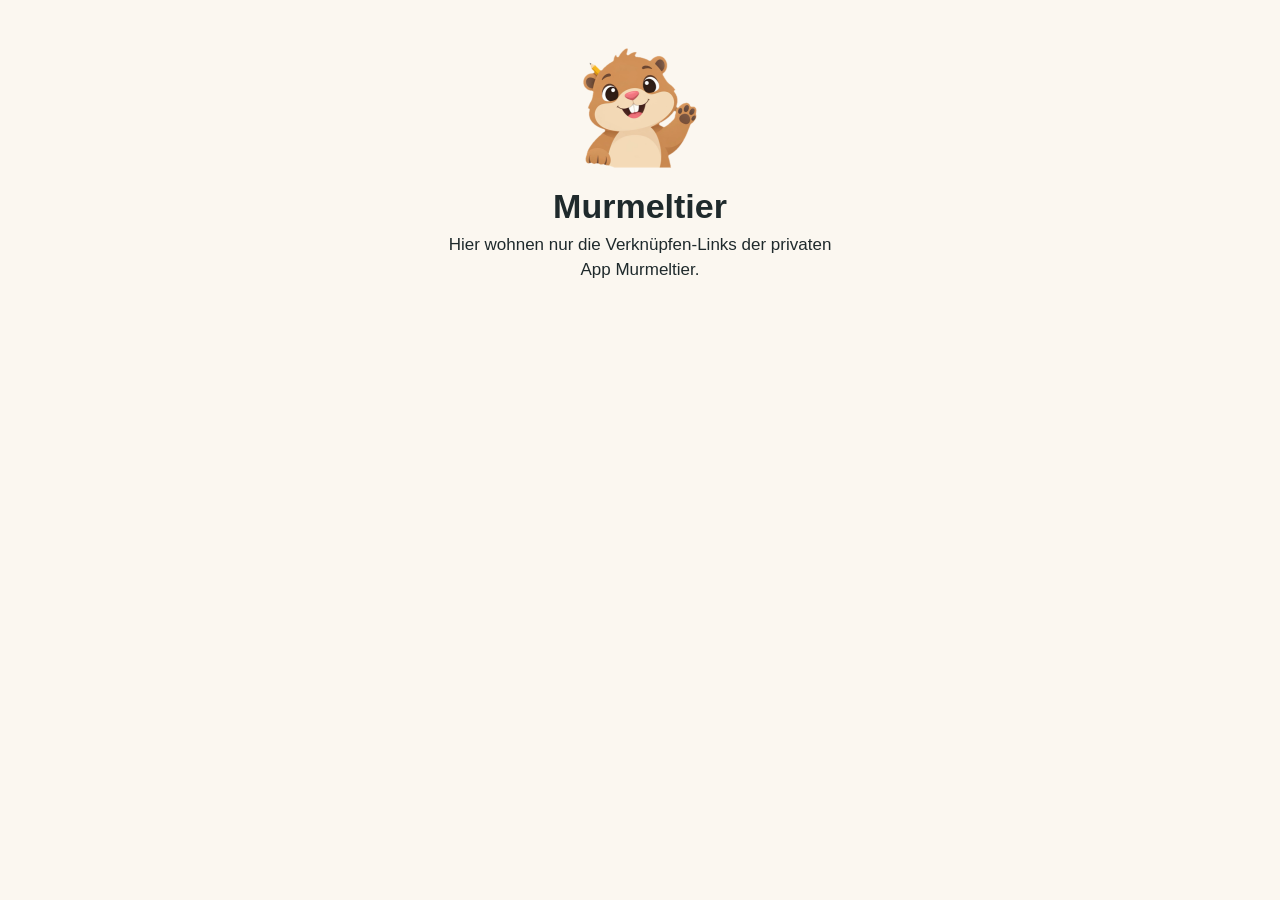
<file: index.html>
<!doctype html>
<html lang="de">
<head>
<meta charset="utf-8">
<meta name="viewport" content="width=device-width, initial-scale=1">
<meta name="robots" content="noindex">
<title>Murmeltier</title>
<link rel="stylesheet" href="/style.css">
</head>
<body>
<main>
  <img src="/murmel.png" alt="" width="114" height="120">
  <h1>Murmeltier</h1>
  <p>Hier wohnen nur die Verknüpfen-Links der privaten App Murmeltier.</p>
</main>
</body>
</html>
</file>
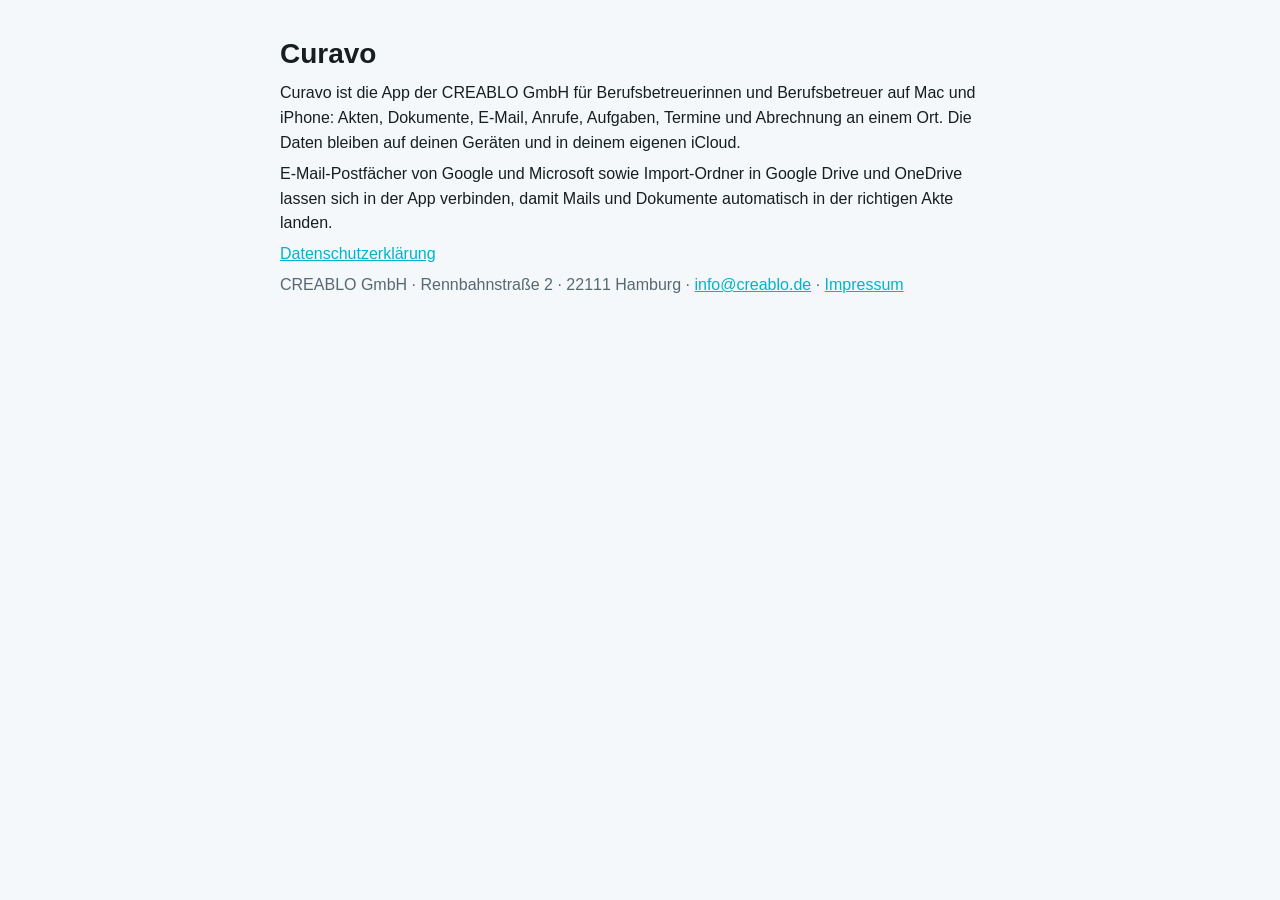
<file: curavo/index.html>
<!doctype html>
<html lang="de">
<head>
<meta charset="utf-8">
<meta name="viewport" content="width=device-width, initial-scale=1">
<title>Curavo</title>
<style>
  :root { --ink: #181E20; --muted: #576870; --teal: #00B4CC; --line: #D1E0E6; --surface: #F5F8FA; }
  @media (prefers-color-scheme: dark) { :root { --ink: #EDF4F7; --muted: #9FB3BB; --teal: #00C6E0; --line: #2A3438; --surface: #0F1416; } }
  body { margin: 0; background: var(--surface); color: var(--ink); font: 16px/1.55 -apple-system, "Helvetica Neue", Arial, sans-serif; }
  main { max-width: 720px; margin: 0 auto; padding: 32px 16px 64px; }
  h1 { font-size: 28px; margin: 0 0 4px; }
  h2 { font-size: 17px; margin: 32px 0 6px; padding-top: 16px; border-top: 1px solid var(--line); }
  p, li { margin: 6px 0; }
  .muted { color: var(--muted); }
  a { color: var(--teal); }
</style>
</head>
<body>
<main>
<h1>Curavo</h1>
<p>Curavo ist die App der CREABLO GmbH für Berufsbetreuerinnen und Berufsbetreuer auf Mac und iPhone: Akten, Dokumente, E-Mail, Anrufe, Aufgaben, Termine und Abrechnung an einem Ort. Die Daten bleiben auf deinen Geräten und in deinem eigenen iCloud.</p>
<p>E-Mail-Postfächer von Google und Microsoft sowie Import-Ordner in Google Drive und OneDrive lassen sich in der App verbinden, damit Mails und Dokumente automatisch in der richtigen Akte landen.</p>
<p><a href="datenschutz.html">Datenschutzerklärung</a></p>
<p class="muted">CREABLO GmbH · Rennbahnstraße 2 · 22111 Hamburg · <a href="mailto:info@creablo.de">info@creablo.de</a> · <a href="https://www.creablo.de/pages/impressum">Impressum</a></p>
</main>
</body>
</html>
</file>
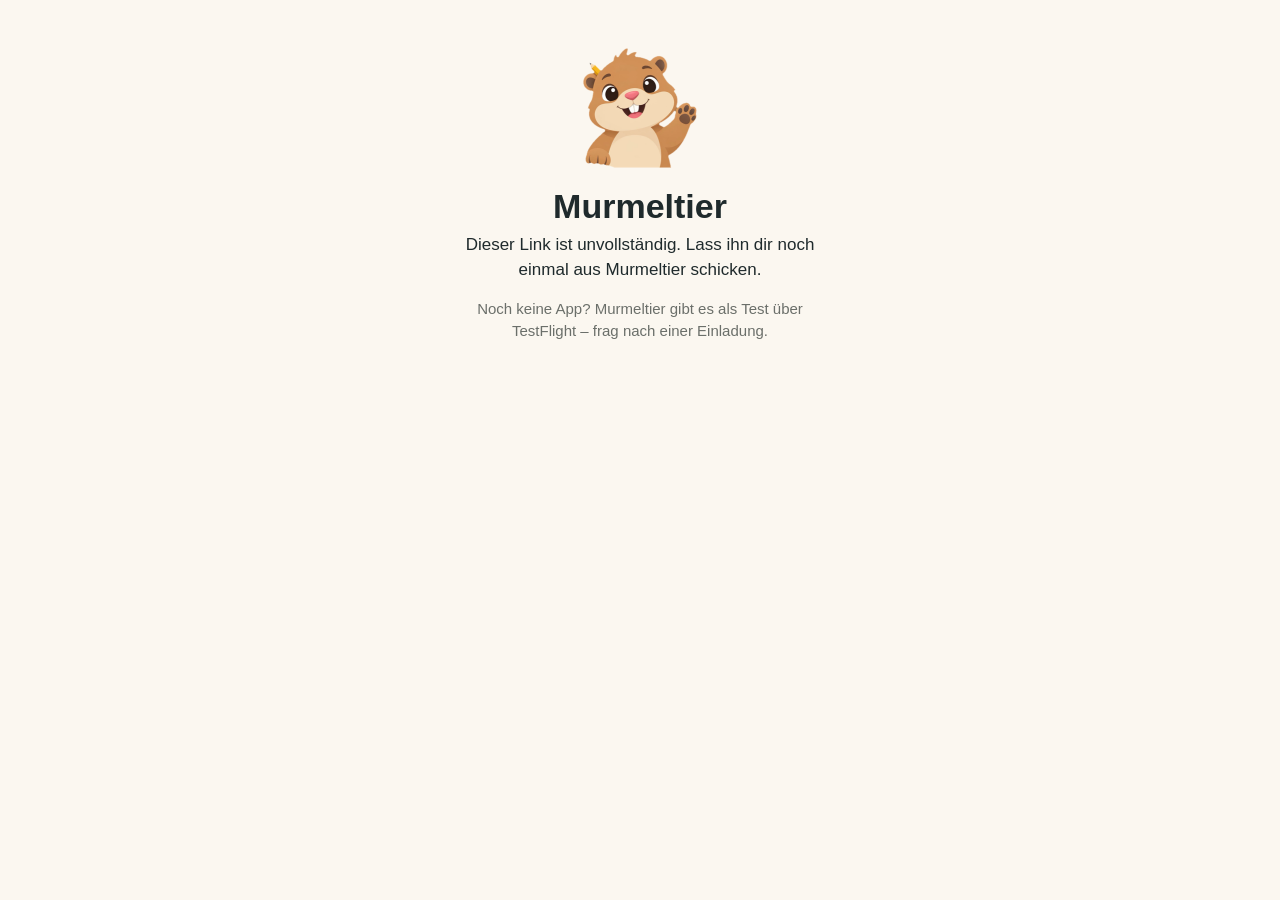
<file: k/index.html>
<!doctype html>
<html lang="de">
<head>
<meta charset="utf-8">
<meta name="viewport" content="width=device-width, initial-scale=1">
<meta name="robots" content="noindex">
<title>Murmeltier – verknüpfen</title>
<link rel="stylesheet" href="/style.css">
</head>
<body>
<main>
  <img src="/murmel.png" alt="" width="114" height="120">
  <h1>Murmeltier</h1>
  <p id="who">Jemand möchte sich in Murmeltier mit dir verknüpfen.</p>
  <a class="button" id="open" href="#">In Murmeltier öffnen</a>
  <p class="muted">Noch keine App? Murmeltier gibt es als Test über TestFlight – frag nach einer Einladung.</p>
  <div class="card">
    <p class="muted">Oder in Murmeltier unter Einstellungen → „Person verknüpfen“ diese ID eingeben:</p>
    <code id="id"></code>
    <button id="copy" type="button">ID kopieren</button>
  </div>
</main>
<script>
  // The link is …/k/#<id>/<name>: after the #, so ID and name never reach the server.
  const [id = "", name = ""] = location.hash.slice(1).split("/").map(decodeURIComponent);
  if (!/^_[0-9a-f]{32}$/.test(id)) {
    document.getElementById("who").textContent = "Dieser Link ist unvollständig. Lass ihn dir noch einmal aus Murmeltier schicken.";
    document.getElementById("open").remove();
    document.querySelector(".card").remove();
  } else {
    if (name) document.getElementById("who").textContent = name + " möchte sich in Murmeltier mit dir verknüpfen.";
    document.getElementById("open").href = "murmeltier://kontakt?id=" + encodeURIComponent(id) + "&name=" + encodeURIComponent(name);
    document.getElementById("id").textContent = id;
    document.getElementById("copy").onclick = async () => {
      try { await navigator.clipboard.writeText(id); document.getElementById("copy").textContent = "Kopiert"; } catch {}
    };
  }
</script>
</body>
</html>
</file>
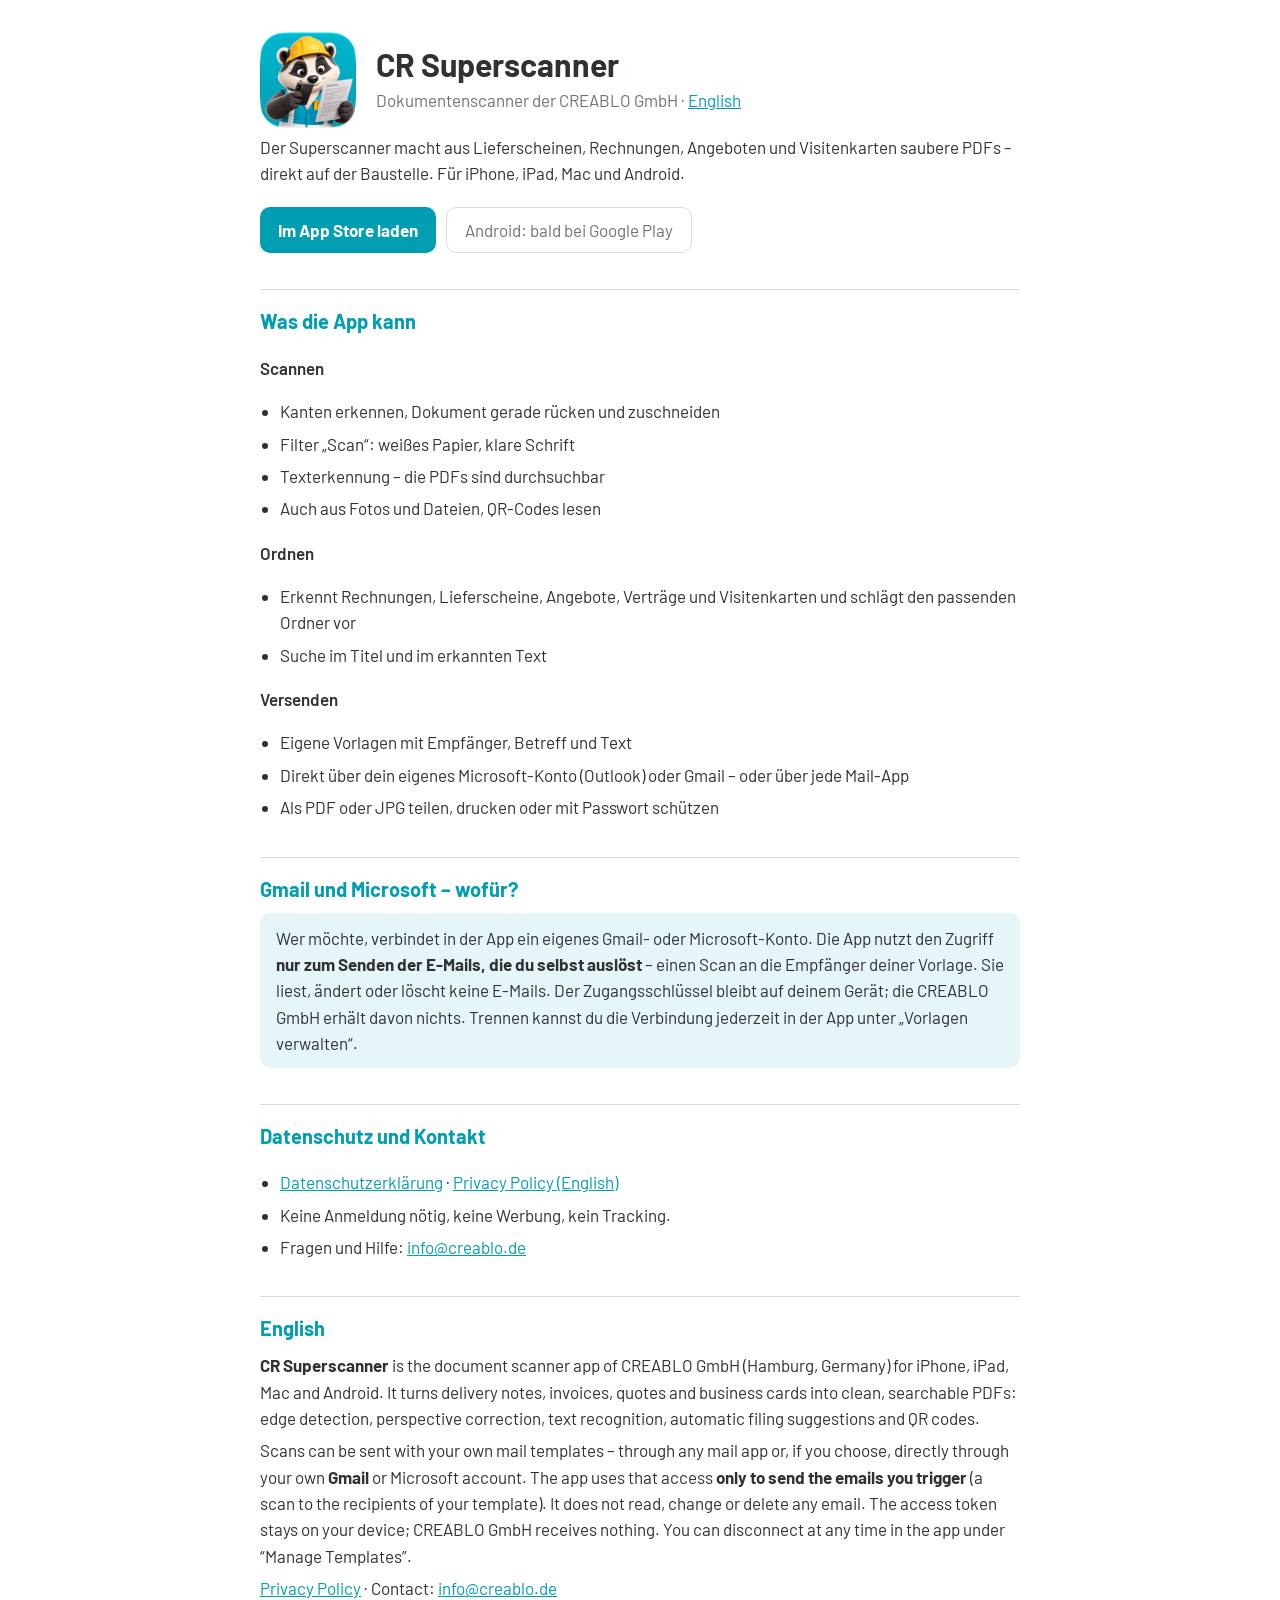
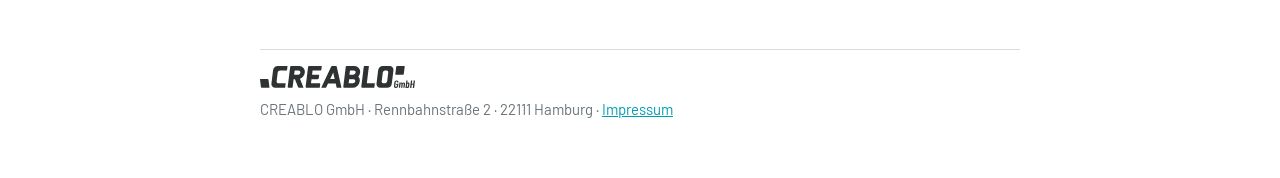
<file: superscanner/index.html>
<!doctype html>
<html lang="de">
<head>
<meta charset="utf-8">
<meta name="viewport" content="width=device-width, initial-scale=1">
<title>CR Superscanner – Dokumentenscanner der CREABLO GmbH</title>
<meta name="description" content="CR Superscanner: Dokumente scannen, gerade rücken, einsortieren und per Vorlage versenden. Eine App der CREABLO GmbH für iPhone, iPad, Mac und Android.">
<link rel="icon" href="superscanner-icon.png">
<link rel="preconnect" href="https://fonts.googleapis.com">
<link rel="preconnect" href="https://fonts.gstatic.com" crossorigin>
<link href="https://fonts.googleapis.com/css2?family=Barlow:wght@400;600;700&display=swap" rel="stylesheet">
<style>
  /* CREABLO design: Blau #009DB3, Schwarz #2F3233, Blau hell #E6F5F7, Grau #6B747A, Linien #D5DDE1 */
  :root { --blue: #009DB3; --ink: #2F3233; --light: #E6F5F7; --muted: #6B747A; --line: #D5DDE1; --bg: #FFFFFF; --link: #009DB3; }
  @media (prefers-color-scheme: dark) { :root { --ink: #FFFFFF; --muted: #D5DDE1; --line: #6B747A; --bg: #2F3233; --link: #E6F5F7; } }
  body { margin: 0; background: var(--bg); color: var(--ink); font: 17px/1.55 Barlow, "Helvetica Neue", Arial, sans-serif; }
  main { max-width: 760px; margin: 0 auto; padding: 32px 16px 56px; }
  header { display: flex; gap: 20px; align-items: center; }
  header img { width: 96px; height: 96px; border-radius: 22px; flex: none; }
  h1 { font-weight: 700; font-size: 32px; line-height: 1.15; margin: 0; }
  .sub { color: var(--muted); margin: 4px 0 0; }
  h2 { font-weight: 700; font-size: 20px; color: var(--blue); margin: 36px 0 8px; padding-top: 16px; border-top: 1px solid var(--line); }
  h3 { font-weight: 600; font-size: 17px; margin: 18px 0 4px; }
  p, li { margin: 6px 0; }
  ul { padding-left: 20px; }
  a { color: var(--link); }
  .buttons { display: flex; flex-wrap: wrap; gap: 10px; margin: 20px 0 4px; }
  .button { display: inline-block; background: #009DB3; color: #FFFFFF; font-weight: 700; text-decoration: none; padding: 10px 18px; border-radius: 10px; }
  .soon { display: inline-block; border: 1px solid var(--line); color: var(--muted); padding: 9px 18px; border-radius: 10px; }
  .note { background: var(--light); color: #2F3233; padding: 12px 16px; border-radius: 10px; }
  footer { margin-top: 48px; padding-top: 16px; border-top: 1px solid var(--line); color: var(--muted); font-size: 15px; }
  footer img { height: 22px; display: block; margin-bottom: 10px; }
  .dark-logo { display: none; }
  @media (prefers-color-scheme: dark) { .light-logo { display: none; } .dark-logo { display: block; } }
</style>
</head>
<body>
<main>
<header>
  <img src="superscanner-icon.png" alt="App-Symbol CR Superscanner">
  <div>
    <h1>CR Superscanner</h1>
    <p class="sub">Dokumentenscanner der CREABLO GmbH · <a href="#english">English</a></p>
  </div>
</header>

<p>Der Superscanner macht aus Lieferscheinen, Rechnungen, Angeboten und Visitenkarten saubere PDFs – direkt auf der Baustelle. Für iPhone, iPad, Mac und Android.</p>

<div class="buttons">
  <a class="button" href="https://apps.apple.com/app/id6821249714">Im App Store laden</a>
  <span class="soon">Android: bald bei Google Play</span>
</div>

<h2>Was die App kann</h2>
<h3>Scannen</h3>
<ul>
  <li>Kanten erkennen, Dokument gerade rücken und zuschneiden</li>
  <li>Filter „Scan“: weißes Papier, klare Schrift</li>
  <li>Texterkennung – die PDFs sind durchsuchbar</li>
  <li>Auch aus Fotos und Dateien, QR-Codes lesen</li>
</ul>
<h3>Ordnen</h3>
<ul>
  <li>Erkennt Rechnungen, Lieferscheine, Angebote, Verträge und Visitenkarten und schlägt den passenden Ordner vor</li>
  <li>Suche im Titel und im erkannten Text</li>
</ul>
<h3>Versenden</h3>
<ul>
  <li>Eigene Vorlagen mit Empfänger, Betreff und Text</li>
  <li>Direkt über dein eigenes Microsoft-Konto (Outlook) oder Gmail – oder über jede Mail-App</li>
  <li>Als PDF oder JPG teilen, drucken oder mit Passwort schützen</li>
</ul>

<h2>Gmail und Microsoft – wofür?</h2>
<p class="note">Wer möchte, verbindet in der App ein eigenes Gmail- oder Microsoft-Konto. Die App nutzt den Zugriff <strong>nur zum Senden der E-Mails, die du selbst auslöst</strong> – einen Scan an die Empfänger deiner Vorlage. Sie liest, ändert oder löscht keine E-Mails. Der Zugangsschlüssel bleibt auf deinem Gerät; die CREABLO GmbH erhält davon nichts. Trennen kannst du die Verbindung jederzeit in der App unter „Vorlagen verwalten“.</p>

<h2>Datenschutz und Kontakt</h2>
<ul>
  <li><a href="datenschutz.html">Datenschutzerklärung</a> · <a href="privacy.html">Privacy Policy (English)</a></li>
  <li>Keine Anmeldung nötig, keine Werbung, kein Tracking.</li>
  <li>Fragen und Hilfe: <a href="mailto:info@creablo.de">info@creablo.de</a></li>
</ul>

<h2 id="english">English</h2>
<p><strong>CR Superscanner</strong> is the document scanner app of CREABLO GmbH (Hamburg, Germany) for iPhone, iPad, Mac and Android. It turns delivery notes, invoices, quotes and business cards into clean, searchable PDFs: edge detection, perspective correction, text recognition, automatic filing suggestions and QR codes.</p>
<p>Scans can be sent with your own mail templates – through any mail app or, if you choose, directly through your own <strong>Gmail</strong> or Microsoft account. The app uses that access <strong>only to send the emails you trigger</strong> (a scan to the recipients of your template). It does not read, change or delete any email. The access token stays on your device; CREABLO GmbH receives nothing. You can disconnect at any time in the app under “Manage Templates”.</p>
<p><a href="privacy.html">Privacy Policy</a> · Contact: <a href="mailto:info@creablo.de">info@creablo.de</a></p>

<footer>
  <img class="light-logo" src="creablo-logo-anthrazit.svg" alt="CREABLO">
  <img class="dark-logo" src="creablo-logo-hell.svg" alt="CREABLO">
  CREABLO GmbH · Rennbahnstraße 2 · 22111 Hamburg · <a href="https://www.creablo.de/pages/impressum">Impressum</a>
</footer>
</main>
</body>
</html>
</file>
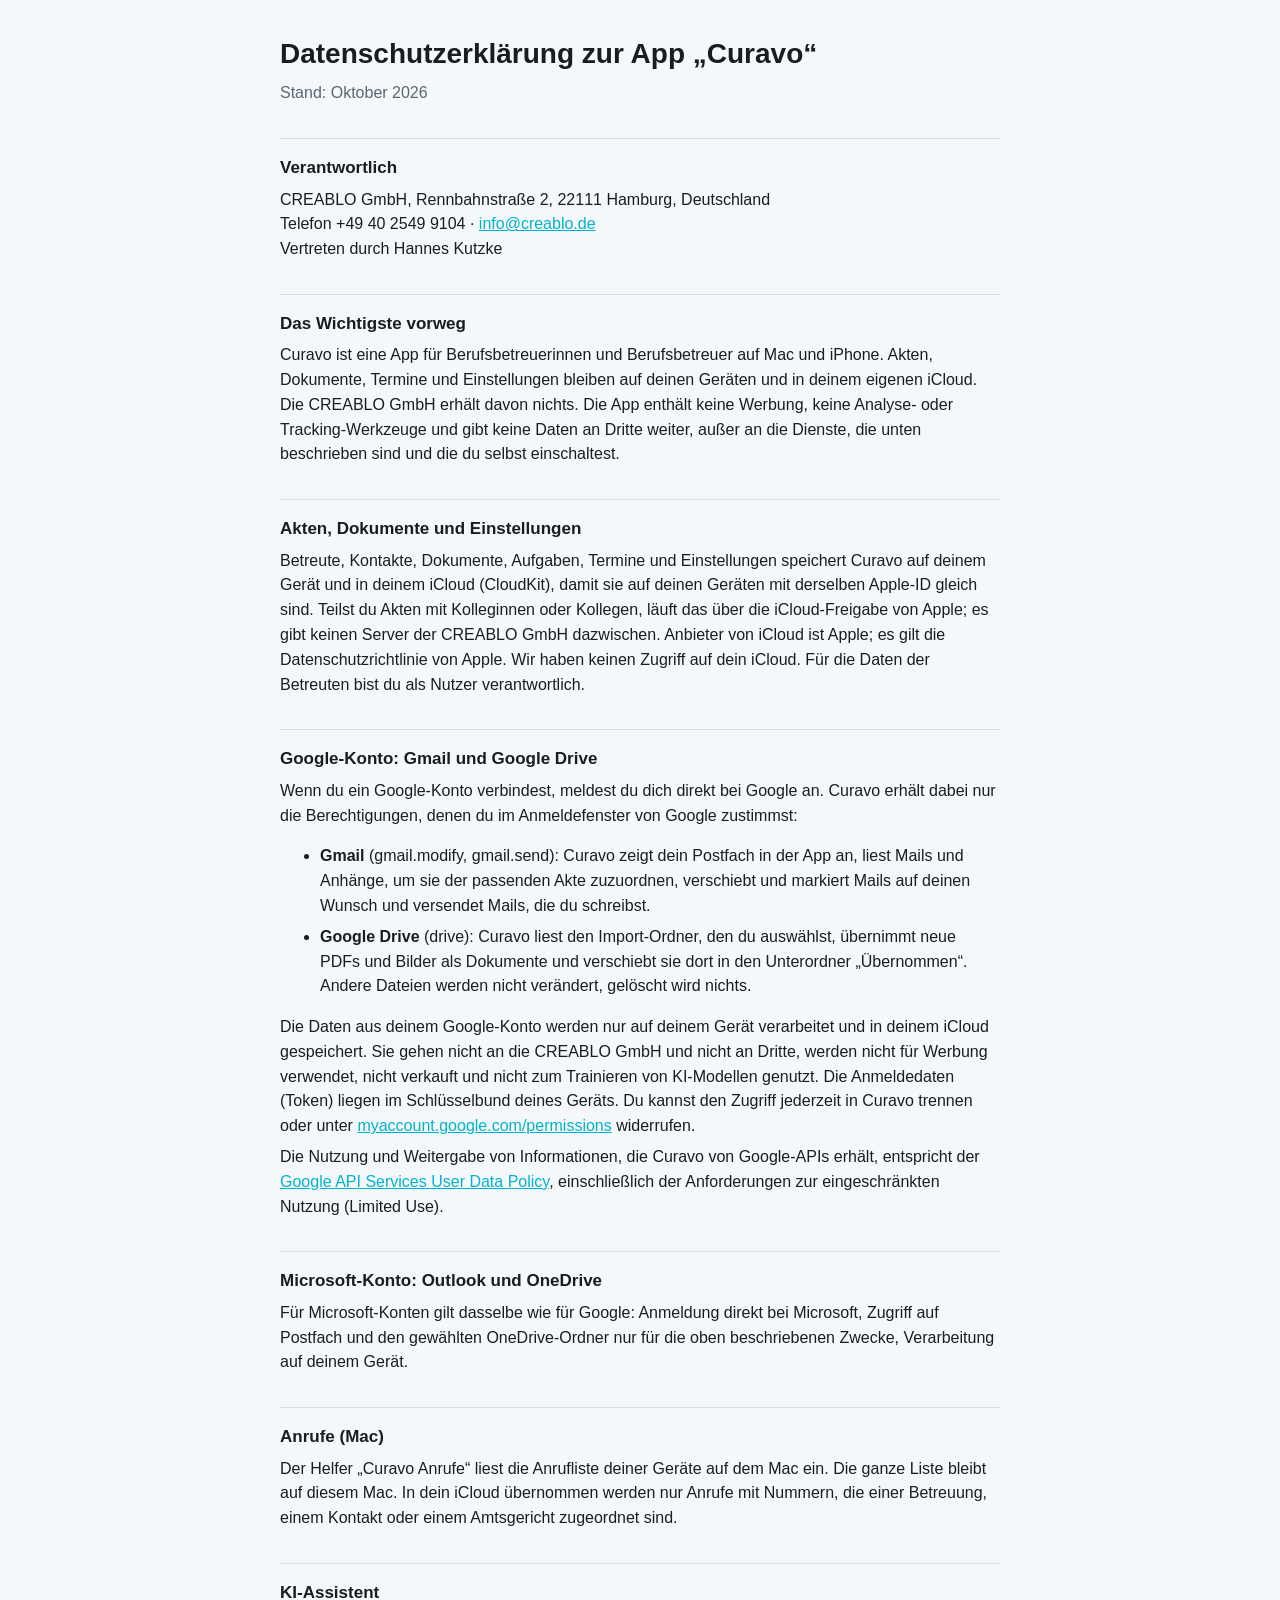
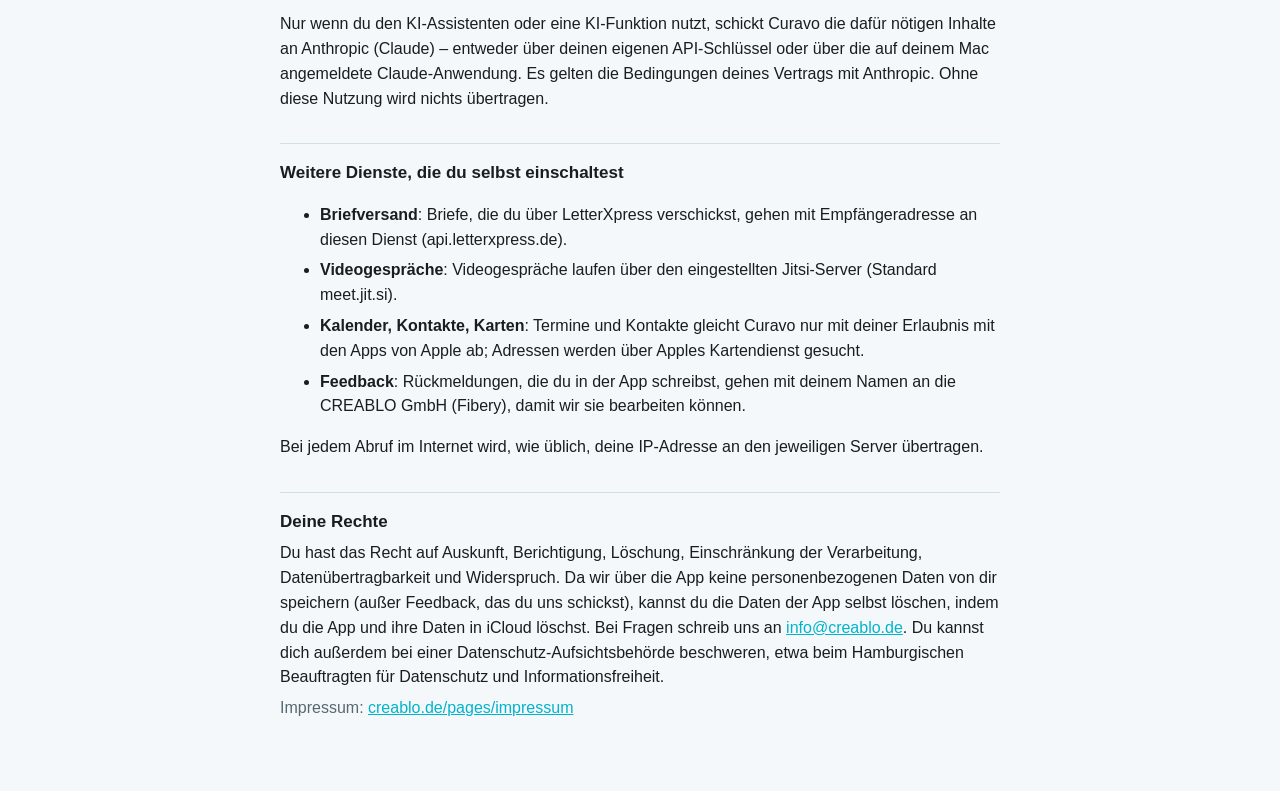
<file: curavo/datenschutz.html>
<!doctype html>
<html lang="de">
<head>
<meta charset="utf-8">
<meta name="viewport" content="width=device-width, initial-scale=1">
<title>Curavo – Datenschutz</title>
<style>
  :root { --ink: #181E20; --muted: #576870; --teal: #00B4CC; --line: #D1E0E6; --surface: #F5F8FA; }
  @media (prefers-color-scheme: dark) { :root { --ink: #EDF4F7; --muted: #9FB3BB; --teal: #00C6E0; --line: #2A3438; --surface: #0F1416; } }
  body { margin: 0; background: var(--surface); color: var(--ink); font: 16px/1.55 -apple-system, "Helvetica Neue", Arial, sans-serif; }
  main { max-width: 720px; margin: 0 auto; padding: 32px 16px 64px; }
  h1 { font-size: 28px; margin: 0 0 4px; }
  h2 { font-size: 17px; margin: 32px 0 6px; padding-top: 16px; border-top: 1px solid var(--line); }
  p, li { margin: 6px 0; }
  .muted { color: var(--muted); }
  a { color: var(--teal); }
</style>
</head>
<body>
<main>
<h1>Datenschutzerklärung zur App „Curavo“</h1>
<p class="muted">Stand: Oktober 2026</p>

<h2>Verantwortlich</h2>
<p>CREABLO GmbH, Rennbahnstraße 2, 22111 Hamburg, Deutschland<br>
Telefon +49 40 2549 9104 · <a href="mailto:info@creablo.de">info@creablo.de</a><br>
Vertreten durch Hannes Kutzke</p>

<h2>Das Wichtigste vorweg</h2>
<p>Curavo ist eine App für Berufsbetreuerinnen und Berufsbetreuer auf Mac und iPhone. Akten, Dokumente, Termine und Einstellungen bleiben auf deinen Geräten und in deinem eigenen iCloud. Die CREABLO GmbH erhält davon nichts. Die App enthält keine Werbung, keine Analyse- oder Tracking-Werkzeuge und gibt keine Daten an Dritte weiter, außer an die Dienste, die unten beschrieben sind und die du selbst einschaltest.</p>

<h2>Akten, Dokumente und Einstellungen</h2>
<p>Betreute, Kontakte, Dokumente, Aufgaben, Termine und Einstellungen speichert Curavo auf deinem Gerät und in deinem iCloud (CloudKit), damit sie auf deinen Geräten mit derselben Apple-ID gleich sind. Teilst du Akten mit Kolleginnen oder Kollegen, läuft das über die iCloud-Freigabe von Apple; es gibt keinen Server der CREABLO GmbH dazwischen. Anbieter von iCloud ist Apple; es gilt die Datenschutzrichtlinie von Apple. Wir haben keinen Zugriff auf dein iCloud. Für die Daten der Betreuten bist du als Nutzer verantwortlich.</p>

<h2>Google-Konto: Gmail und Google Drive</h2>
<p>Wenn du ein Google-Konto verbindest, meldest du dich direkt bei Google an. Curavo erhält dabei nur die Berechtigungen, denen du im Anmeldefenster von Google zustimmst:</p>
<ul>
<li><strong>Gmail</strong> (gmail.modify, gmail.send): Curavo zeigt dein Postfach in der App an, liest Mails und Anhänge, um sie der passenden Akte zuzuordnen, verschiebt und markiert Mails auf deinen Wunsch und versendet Mails, die du schreibst.</li>
<li><strong>Google Drive</strong> (drive): Curavo liest den Import-Ordner, den du auswählst, übernimmt neue PDFs und Bilder als Dokumente und verschiebt sie dort in den Unterordner „Übernommen“. Andere Dateien werden nicht verändert, gelöscht wird nichts.</li>
</ul>
<p>Die Daten aus deinem Google-Konto werden nur auf deinem Gerät verarbeitet und in deinem iCloud gespeichert. Sie gehen nicht an die CREABLO GmbH und nicht an Dritte, werden nicht für Werbung verwendet, nicht verkauft und nicht zum Trainieren von KI-Modellen genutzt. Die Anmeldedaten (Token) liegen im Schlüsselbund deines Geräts. Du kannst den Zugriff jederzeit in Curavo trennen oder unter <a href="https://myaccount.google.com/permissions">myaccount.google.com/permissions</a> widerrufen.</p>
<p>Die Nutzung und Weitergabe von Informationen, die Curavo von Google-APIs erhält, entspricht der <a href="https://developers.google.com/terms/api-services-user-data-policy">Google API Services User Data Policy</a>, einschließlich der Anforderungen zur eingeschränkten Nutzung (Limited Use).</p>

<h2>Microsoft-Konto: Outlook und OneDrive</h2>
<p>Für Microsoft-Konten gilt dasselbe wie für Google: Anmeldung direkt bei Microsoft, Zugriff auf Postfach und den gewählten OneDrive-Ordner nur für die oben beschriebenen Zwecke, Verarbeitung auf deinem Gerät.</p>

<h2>Anrufe (Mac)</h2>
<p>Der Helfer „Curavo Anrufe“ liest die Anrufliste deiner Geräte auf dem Mac ein. Die ganze Liste bleibt auf diesem Mac. In dein iCloud übernommen werden nur Anrufe mit Nummern, die einer Betreuung, einem Kontakt oder einem Amtsgericht zugeordnet sind.</p>

<h2>KI-Assistent</h2>
<p>Nur wenn du den KI-Assistenten oder eine KI-Funktion nutzt, schickt Curavo die dafür nötigen Inhalte an Anthropic (Claude) – entweder über deinen eigenen API-Schlüssel oder über die auf deinem Mac angemeldete Claude-Anwendung. Es gelten die Bedingungen deines Vertrags mit Anthropic. Ohne diese Nutzung wird nichts übertragen.</p>

<h2>Weitere Dienste, die du selbst einschaltest</h2>
<ul>
<li><strong>Briefversand</strong>: Briefe, die du über LetterXpress verschickst, gehen mit Empfängeradresse an diesen Dienst (api.letterxpress.de).</li>
<li><strong>Videogespräche</strong>: Videogespräche laufen über den eingestellten Jitsi-Server (Standard meet.jit.si).</li>
<li><strong>Kalender, Kontakte, Karten</strong>: Termine und Kontakte gleicht Curavo nur mit deiner Erlaubnis mit den Apps von Apple ab; Adressen werden über Apples Kartendienst gesucht.</li>
<li><strong>Feedback</strong>: Rückmeldungen, die du in der App schreibst, gehen mit deinem Namen an die CREABLO GmbH (Fibery), damit wir sie bearbeiten können.</li>
</ul>
<p>Bei jedem Abruf im Internet wird, wie üblich, deine IP-Adresse an den jeweiligen Server übertragen.</p>

<h2>Deine Rechte</h2>
<p>Du hast das Recht auf Auskunft, Berichtigung, Löschung, Einschränkung der Verarbeitung, Datenübertragbarkeit und Widerspruch. Da wir über die App keine personenbezogenen Daten von dir speichern (außer Feedback, das du uns schickst), kannst du die Daten der App selbst löschen, indem du die App und ihre Daten in iCloud löschst. Bei Fragen schreib uns an <a href="mailto:info@creablo.de">info@creablo.de</a>. Du kannst dich außerdem bei einer Datenschutz-Aufsichtsbehörde beschweren, etwa beim Hamburgischen Beauftragten für Datenschutz und Informationsfreiheit.</p>

<p class="muted">Impressum: <a href="https://www.creablo.de/pages/impressum">creablo.de/pages/impressum</a></p>
</main>
</body>
</html>
</file>
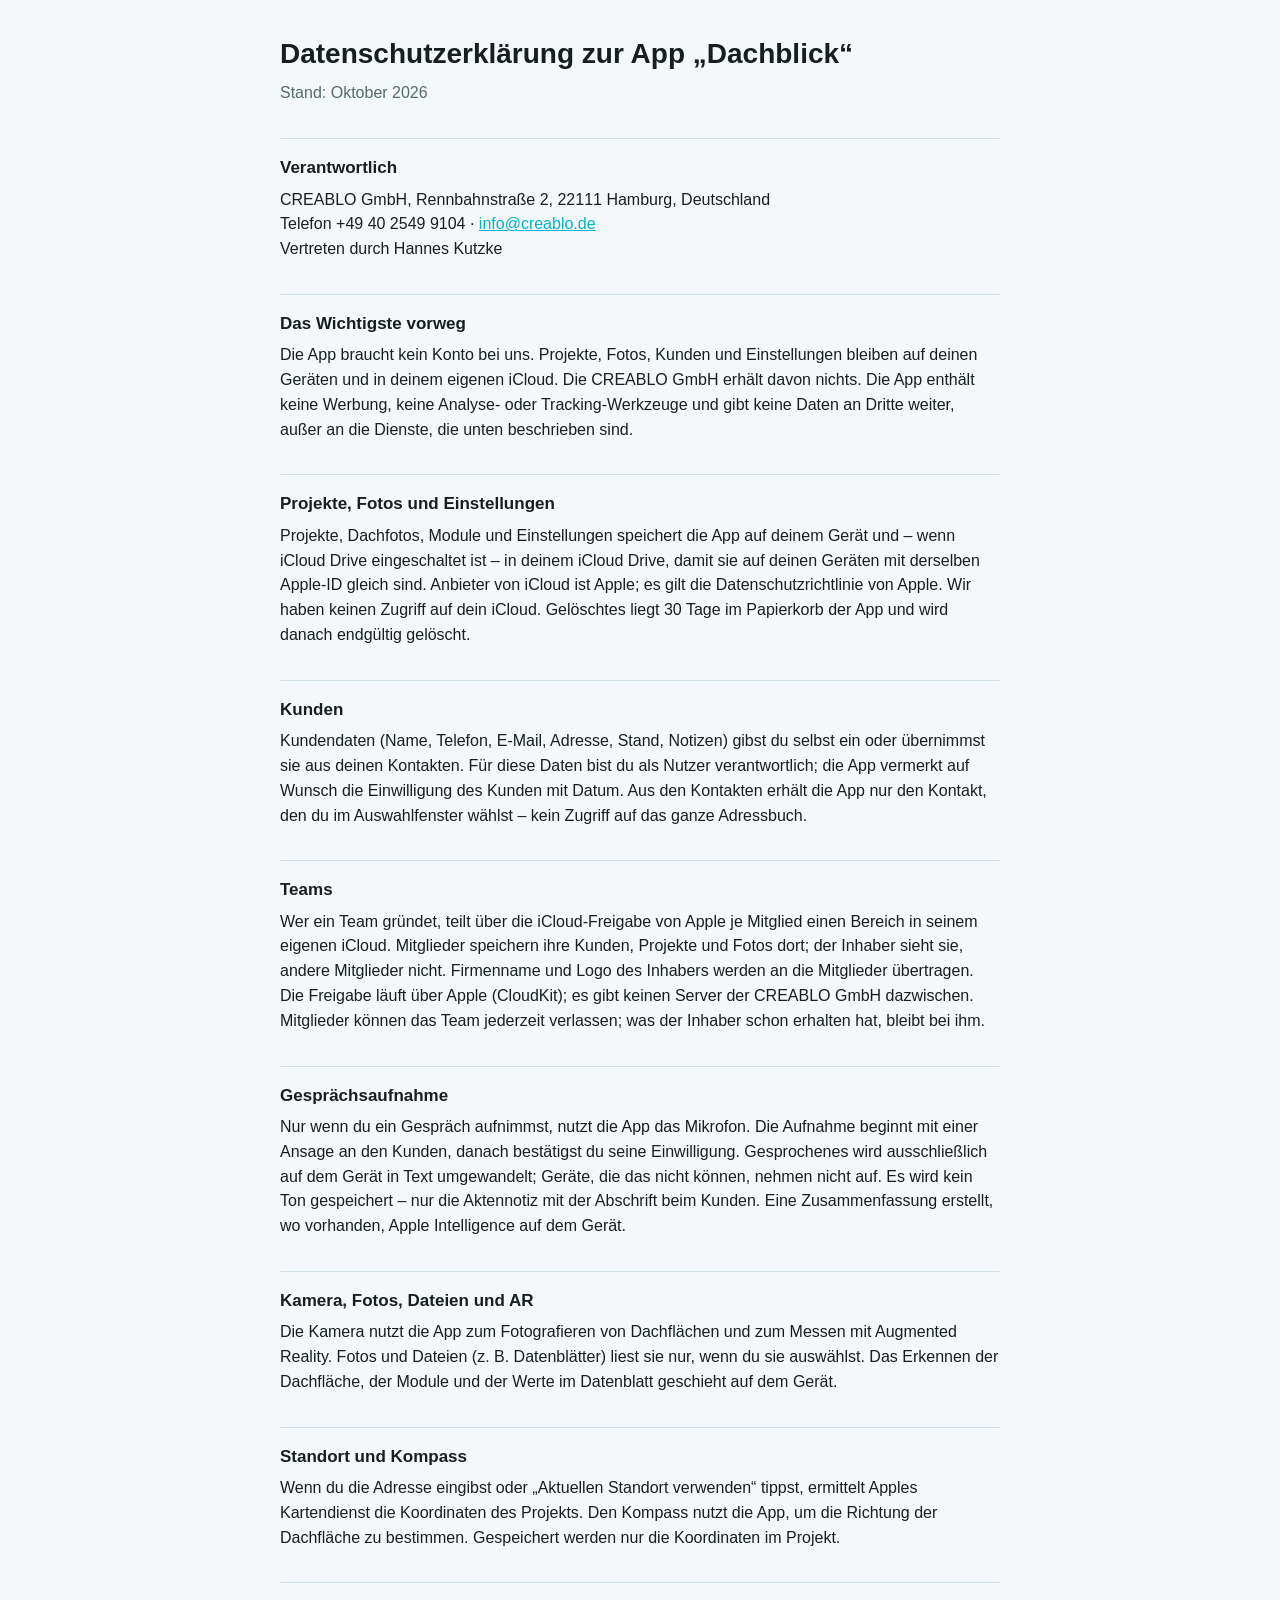
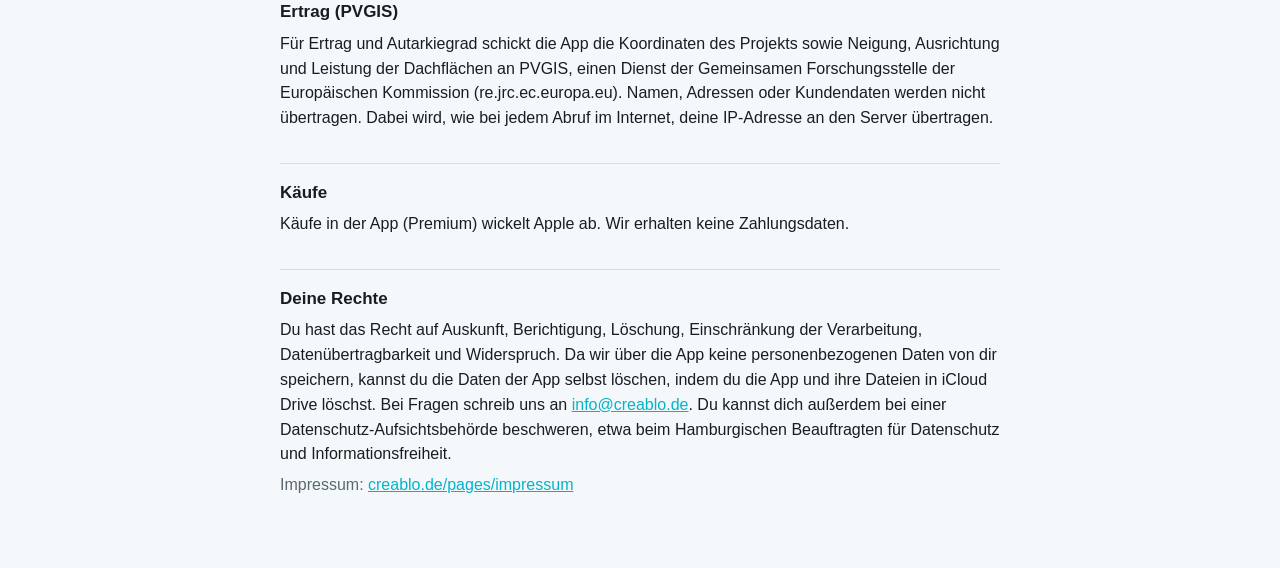
<file: dachblick/datenschutz.html>
<!doctype html>
<html lang="de">
<head>
<meta charset="utf-8">
<meta name="viewport" content="width=device-width, initial-scale=1">
<title>Dachblick – Datenschutz</title>
<style>
  :root { --ink: #181E20; --muted: #576870; --teal: #00B4CC; --line: #D1E0E6; --surface: #F5F8FA; }
  @media (prefers-color-scheme: dark) { :root { --ink: #EDF4F7; --muted: #9FB3BB; --teal: #00C6E0; --line: #2A3438; --surface: #0F1416; } }
  body { margin: 0; background: var(--surface); color: var(--ink); font: 16px/1.55 -apple-system, "Helvetica Neue", Arial, sans-serif; }
  main { max-width: 720px; margin: 0 auto; padding: 32px 16px 64px; }
  h1 { font-size: 28px; margin: 0 0 4px; }
  h2 { font-size: 17px; margin: 32px 0 6px; padding-top: 16px; border-top: 1px solid var(--line); }
  p, li { margin: 6px 0; }
  .muted { color: var(--muted); }
  a { color: var(--teal); }
</style>
</head>
<body>
<main>
<h1>Datenschutzerklärung zur App „Dachblick“</h1>
<p class="muted">Stand: Oktober 2026</p>

<h2>Verantwortlich</h2>
<p>CREABLO GmbH, Rennbahnstraße 2, 22111 Hamburg, Deutschland<br>
Telefon +49 40 2549 9104 · <a href="mailto:info@creablo.de">info@creablo.de</a><br>
Vertreten durch Hannes Kutzke</p>

<h2>Das Wichtigste vorweg</h2>
<p>Die App braucht kein Konto bei uns. Projekte, Fotos, Kunden und Einstellungen bleiben auf deinen Geräten und in deinem eigenen iCloud. Die CREABLO GmbH erhält davon nichts. Die App enthält keine Werbung, keine Analyse- oder Tracking-Werkzeuge und gibt keine Daten an Dritte weiter, außer an die Dienste, die unten beschrieben sind.</p>

<h2>Projekte, Fotos und Einstellungen</h2>
<p>Projekte, Dachfotos, Module und Einstellungen speichert die App auf deinem Gerät und – wenn iCloud Drive eingeschaltet ist – in deinem iCloud Drive, damit sie auf deinen Geräten mit derselben Apple-ID gleich sind. Anbieter von iCloud ist Apple; es gilt die Datenschutzrichtlinie von Apple. Wir haben keinen Zugriff auf dein iCloud. Gelöschtes liegt 30 Tage im Papierkorb der App und wird danach endgültig gelöscht.</p>

<h2>Kunden</h2>
<p>Kundendaten (Name, Telefon, E-Mail, Adresse, Stand, Notizen) gibst du selbst ein oder übernimmst sie aus deinen Kontakten. Für diese Daten bist du als Nutzer verantwortlich; die App vermerkt auf Wunsch die Einwilligung des Kunden mit Datum. Aus den Kontakten erhält die App nur den Kontakt, den du im Auswahlfenster wählst – kein Zugriff auf das ganze Adressbuch.</p>

<h2>Teams</h2>
<p>Wer ein Team gründet, teilt über die iCloud-Freigabe von Apple je Mitglied einen Bereich in seinem eigenen iCloud. Mitglieder speichern ihre Kunden, Projekte und Fotos dort; der Inhaber sieht sie, andere Mitglieder nicht. Firmenname und Logo des Inhabers werden an die Mitglieder übertragen. Die Freigabe läuft über Apple (CloudKit); es gibt keinen Server der CREABLO GmbH dazwischen. Mitglieder können das Team jederzeit verlassen; was der Inhaber schon erhalten hat, bleibt bei ihm.</p>

<h2>Gesprächsaufnahme</h2>
<p>Nur wenn du ein Gespräch aufnimmst, nutzt die App das Mikrofon. Die Aufnahme beginnt mit einer Ansage an den Kunden, danach bestätigst du seine Einwilligung. Gesprochenes wird ausschließlich auf dem Gerät in Text umgewandelt; Geräte, die das nicht können, nehmen nicht auf. Es wird kein Ton gespeichert – nur die Aktennotiz mit der Abschrift beim Kunden. Eine Zusammenfassung erstellt, wo vorhanden, Apple Intelligence auf dem Gerät.</p>

<h2>Kamera, Fotos, Dateien und AR</h2>
<p>Die Kamera nutzt die App zum Fotografieren von Dachflächen und zum Messen mit Augmented Reality. Fotos und Dateien (z. B. Datenblätter) liest sie nur, wenn du sie auswählst. Das Erkennen der Dachfläche, der Module und der Werte im Datenblatt geschieht auf dem Gerät.</p>

<h2>Standort und Kompass</h2>
<p>Wenn du die Adresse eingibst oder „Aktuellen Standort verwenden“ tippst, ermittelt Apples Kartendienst die Koordinaten des Projekts. Den Kompass nutzt die App, um die Richtung der Dachfläche zu bestimmen. Gespeichert werden nur die Koordinaten im Projekt.</p>

<h2>Ertrag (PVGIS)</h2>
<p>Für Ertrag und Autarkiegrad schickt die App die Koordinaten des Projekts sowie Neigung, Ausrichtung und Leistung der Dachflächen an PVGIS, einen Dienst der Gemeinsamen Forschungsstelle der Europäischen Kommission (re.jrc.ec.europa.eu). Namen, Adressen oder Kundendaten werden nicht übertragen. Dabei wird, wie bei jedem Abruf im Internet, deine IP-Adresse an den Server übertragen.</p>

<h2>Käufe</h2>
<p>Käufe in der App (Premium) wickelt Apple ab. Wir erhalten keine Zahlungsdaten.</p>

<h2>Deine Rechte</h2>
<p>Du hast das Recht auf Auskunft, Berichtigung, Löschung, Einschränkung der Verarbeitung, Datenübertragbarkeit und Widerspruch. Da wir über die App keine personenbezogenen Daten von dir speichern, kannst du die Daten der App selbst löschen, indem du die App und ihre Dateien in iCloud Drive löschst. Bei Fragen schreib uns an <a href="mailto:info@creablo.de">info@creablo.de</a>. Du kannst dich außerdem bei einer Datenschutz-Aufsichtsbehörde beschweren, etwa beim Hamburgischen Beauftragten für Datenschutz und Informationsfreiheit.</p>

<p class="muted">Impressum: <a href="https://www.creablo.de/pages/impressum">creablo.de/pages/impressum</a></p>
</main>
</body>
</html>
</file>
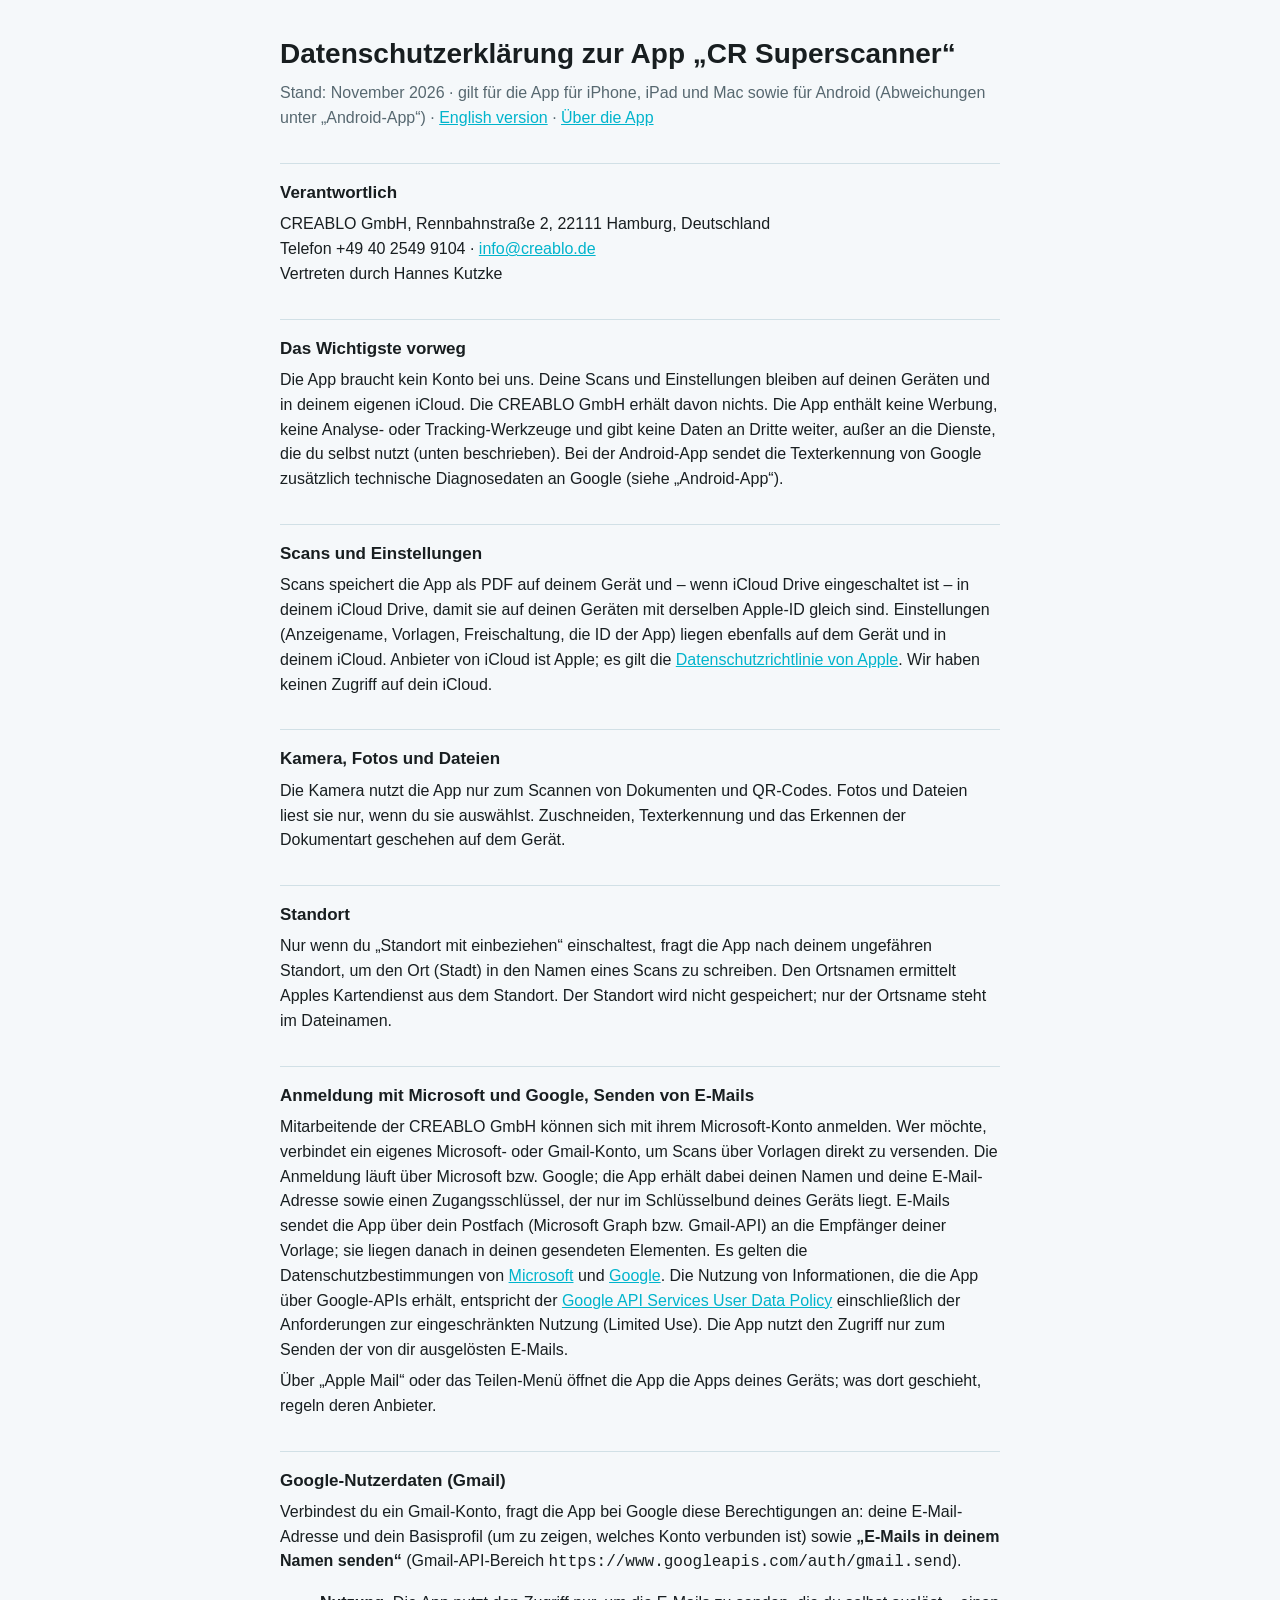
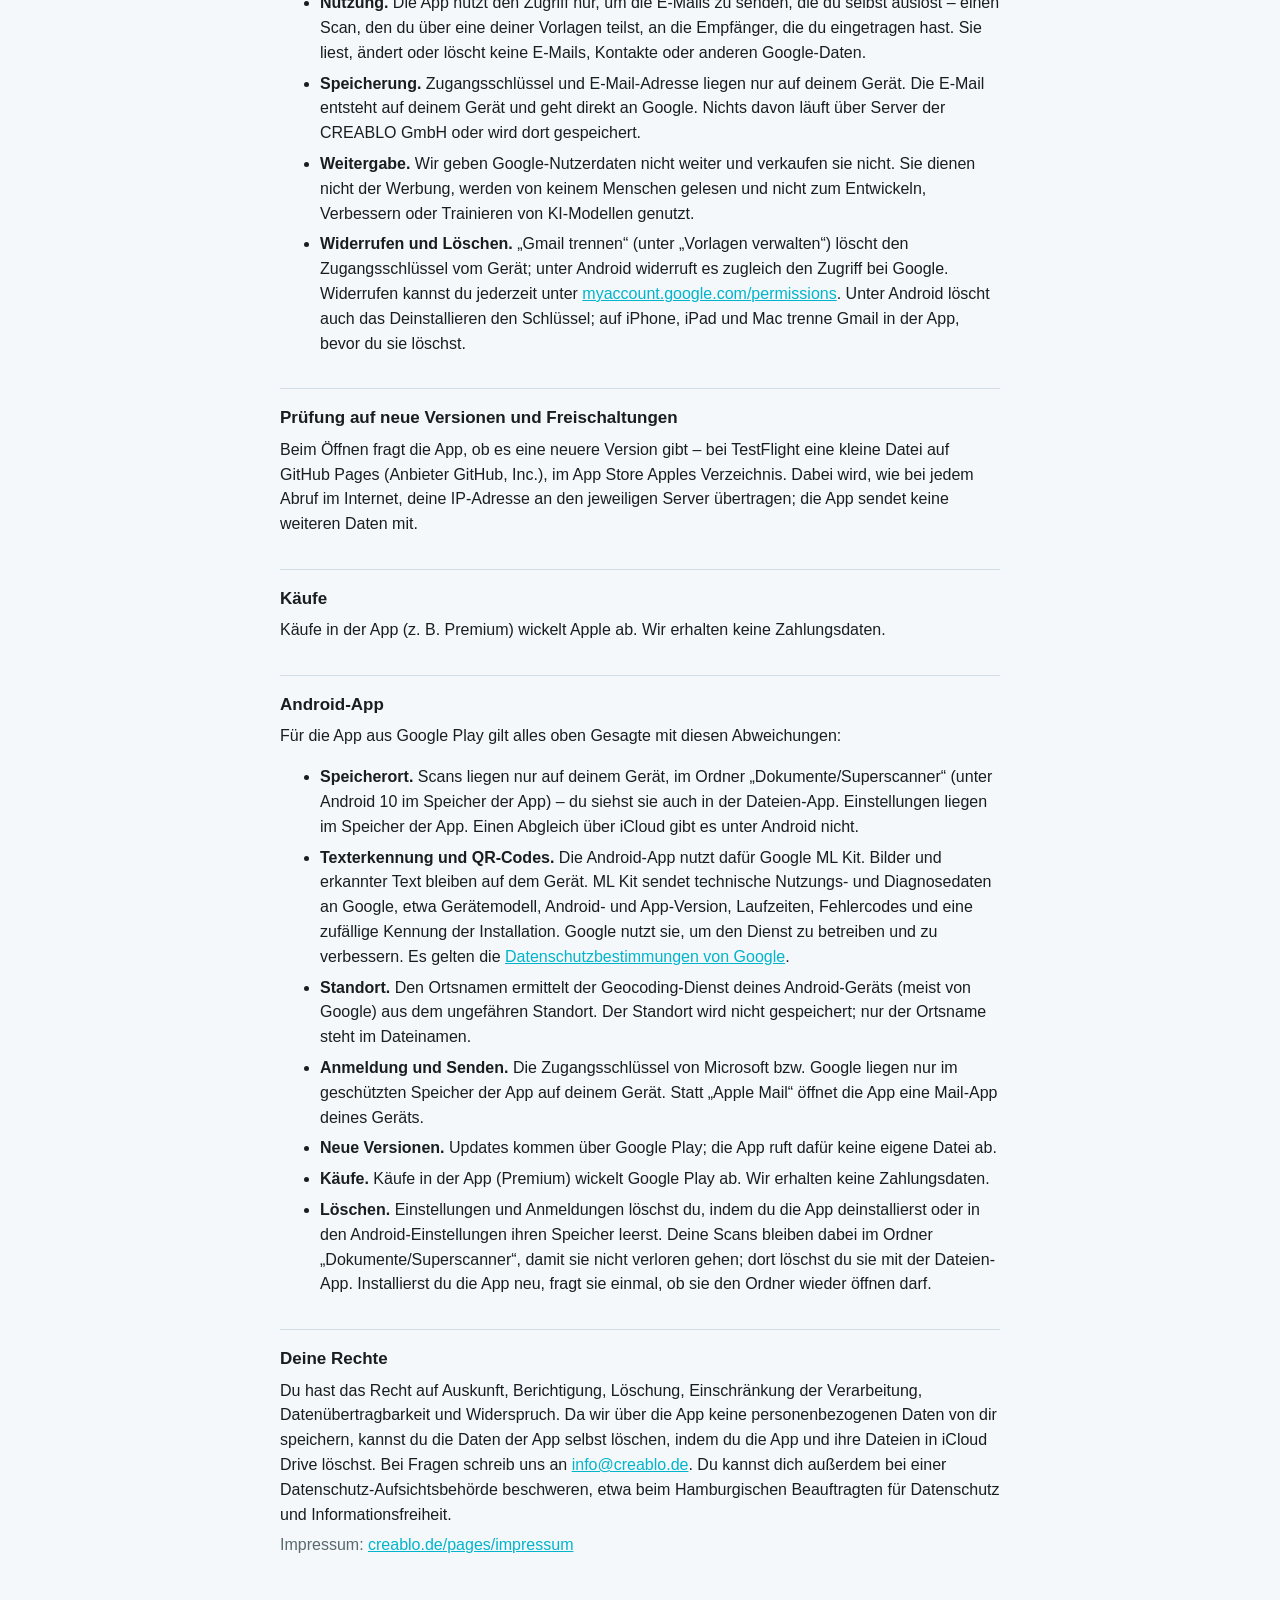
<file: superscanner/datenschutz.html>
<!doctype html>
<html lang="de">
<head>
<meta charset="utf-8">
<meta name="viewport" content="width=device-width, initial-scale=1">
<title>Superscanner – Datenschutz</title>
<style>
  :root { --ink: #181E20; --muted: #576870; --teal: #00B4CC; --line: #D1E0E6; --surface: #F5F8FA; }
  @media (prefers-color-scheme: dark) { :root { --ink: #EDF4F7; --muted: #9FB3BB; --teal: #00C6E0; --line: #2A3438; --surface: #0F1416; } }
  body { margin: 0; background: var(--surface); color: var(--ink); font: 16px/1.55 -apple-system, "Helvetica Neue", Arial, sans-serif; }
  main { max-width: 720px; margin: 0 auto; padding: 32px 16px 64px; }
  h1 { font-size: 28px; margin: 0 0 4px; }
  h2 { font-size: 17px; margin: 32px 0 6px; padding-top: 16px; border-top: 1px solid var(--line); }
  p, li { margin: 6px 0; }
  .muted { color: var(--muted); }
  a { color: var(--teal); }
</style>
</head>
<body>
<main>
<h1>Datenschutzerklärung zur App „CR Superscanner“</h1>
<p class="muted">Stand: November 2026 · gilt für die App für iPhone, iPad und Mac sowie für Android (Abweichungen unter „Android-App“) · <a href="privacy.html">English version</a> · <a href="./">Über die App</a></p>

<h2>Verantwortlich</h2>
<p>CREABLO GmbH, Rennbahnstraße 2, 22111 Hamburg, Deutschland<br>
Telefon +49 40 2549 9104 · <a href="mailto:info@creablo.de">info@creablo.de</a><br>
Vertreten durch Hannes Kutzke</p>

<h2>Das Wichtigste vorweg</h2>
<p>Die App braucht kein Konto bei uns. Deine Scans und Einstellungen bleiben auf deinen Geräten und in deinem eigenen iCloud. Die CREABLO GmbH erhält davon nichts. Die App enthält keine Werbung, keine Analyse- oder Tracking-Werkzeuge und gibt keine Daten an Dritte weiter, außer an die Dienste, die du selbst nutzt (unten beschrieben). Bei der Android-App sendet die Texterkennung von Google zusätzlich technische Diagnosedaten an Google (siehe „Android-App“).</p>

<h2>Scans und Einstellungen</h2>
<p>Scans speichert die App als PDF auf deinem Gerät und – wenn iCloud Drive eingeschaltet ist – in deinem iCloud Drive, damit sie auf deinen Geräten mit derselben Apple-ID gleich sind. Einstellungen (Anzeigename, Vorlagen, Freischaltung, die ID der App) liegen ebenfalls auf dem Gerät und in deinem iCloud. Anbieter von iCloud ist Apple; es gilt die <a href="https://www.apple.com/de/legal/privacy/">Datenschutzrichtlinie von Apple</a>. Wir haben keinen Zugriff auf dein iCloud.</p>

<h2>Kamera, Fotos und Dateien</h2>
<p>Die Kamera nutzt die App nur zum Scannen von Dokumenten und QR-Codes. Fotos und Dateien liest sie nur, wenn du sie auswählst. Zuschneiden, Texterkennung und das Erkennen der Dokumentart geschehen auf dem Gerät.</p>

<h2>Standort</h2>
<p>Nur wenn du „Standort mit einbeziehen“ einschaltest, fragt die App nach deinem ungefähren Standort, um den Ort (Stadt) in den Namen eines Scans zu schreiben. Den Ortsnamen ermittelt Apples Kartendienst aus dem Standort. Der Standort wird nicht gespeichert; nur der Ortsname steht im Dateinamen.</p>

<h2>Anmeldung mit Microsoft und Google, Senden von E-Mails</h2>
<p>Mitarbeitende der CREABLO GmbH können sich mit ihrem Microsoft-Konto anmelden. Wer möchte, verbindet ein eigenes Microsoft- oder Gmail-Konto, um Scans über Vorlagen direkt zu versenden. Die Anmeldung läuft über Microsoft bzw. Google; die App erhält dabei deinen Namen und deine E-Mail-Adresse sowie einen Zugangsschlüssel, der nur im Schlüsselbund deines Geräts liegt. E-Mails sendet die App über dein Postfach (Microsoft Graph bzw. Gmail-API) an die Empfänger deiner Vorlage; sie liegen danach in deinen gesendeten Elementen. Es gelten die Datenschutzbestimmungen von <a href="https://privacy.microsoft.com/de-de/privacystatement">Microsoft</a> und <a href="https://policies.google.com/privacy?hl=de">Google</a>. Die Nutzung von Informationen, die die App über Google-APIs erhält, entspricht der <a href="https://developers.google.com/terms/api-services-user-data-policy">Google API Services User Data Policy</a> einschließlich der Anforderungen zur eingeschränkten Nutzung (Limited Use). Die App nutzt den Zugriff nur zum Senden der von dir ausgelösten E-Mails.</p>
<p>Über „Apple Mail“ oder das Teilen-Menü öffnet die App die Apps deines Geräts; was dort geschieht, regeln deren Anbieter.</p>

<h2>Google-Nutzerdaten (Gmail)</h2>
<p>Verbindest du ein Gmail-Konto, fragt die App bei Google diese Berechtigungen an: deine E-Mail-Adresse und dein Basisprofil (um zu zeigen, welches Konto verbunden ist) sowie <strong>„E-Mails in deinem Namen senden“</strong> (Gmail-API-Bereich <code>https://www.googleapis.com/auth/gmail.send</code>).</p>
<ul>
<li><strong>Nutzung.</strong> Die App nutzt den Zugriff nur, um die E-Mails zu senden, die du selbst auslöst – einen Scan, den du über eine deiner Vorlagen teilst, an die Empfänger, die du eingetragen hast. Sie liest, ändert oder löscht keine E-Mails, Kontakte oder anderen Google-Daten.</li>
<li><strong>Speicherung.</strong> Zugangsschlüssel und E-Mail-Adresse liegen nur auf deinem Gerät. Die E-Mail entsteht auf deinem Gerät und geht direkt an Google. Nichts davon läuft über Server der CREABLO GmbH oder wird dort gespeichert.</li>
<li><strong>Weitergabe.</strong> Wir geben Google-Nutzerdaten nicht weiter und verkaufen sie nicht. Sie dienen nicht der Werbung, werden von keinem Menschen gelesen und nicht zum Entwickeln, Verbessern oder Trainieren von KI-Modellen genutzt.</li>
<li><strong>Widerrufen und Löschen.</strong> „Gmail trennen“ (unter „Vorlagen verwalten“) löscht den Zugangsschlüssel vom Gerät; unter Android widerruft es zugleich den Zugriff bei Google. Widerrufen kannst du jederzeit unter <a href="https://myaccount.google.com/permissions">myaccount.google.com/permissions</a>. Unter Android löscht auch das Deinstallieren den Schlüssel; auf iPhone, iPad und Mac trenne Gmail in der App, bevor du sie löschst.</li>
</ul>

<h2>Prüfung auf neue Versionen und Freischaltungen</h2>
<p>Beim Öffnen fragt die App, ob es eine neuere Version gibt – bei TestFlight eine kleine Datei auf GitHub Pages (Anbieter GitHub, Inc.), im App Store Apples Verzeichnis. Dabei wird, wie bei jedem Abruf im Internet, deine IP-Adresse an den jeweiligen Server übertragen; die App sendet keine weiteren Daten mit.</p>

<h2>Käufe</h2>
<p>Käufe in der App (z. B. Premium) wickelt Apple ab. Wir erhalten keine Zahlungsdaten.</p>

<h2>Android-App</h2>
<p>Für die App aus Google Play gilt alles oben Gesagte mit diesen Abweichungen:</p>
<ul>
<li><strong>Speicherort.</strong> Scans liegen nur auf deinem Gerät, im Ordner „Dokumente/Superscanner“ (unter Android 10 im Speicher der App) – du siehst sie auch in der Dateien-App. Einstellungen liegen im Speicher der App. Einen Abgleich über iCloud gibt es unter Android nicht.</li>
<li><strong>Texterkennung und QR-Codes.</strong> Die Android-App nutzt dafür Google ML Kit. Bilder und erkannter Text bleiben auf dem Gerät. ML Kit sendet technische Nutzungs- und Diagnosedaten an Google, etwa Gerätemodell, Android- und App-Version, Laufzeiten, Fehlercodes und eine zufällige Kennung der Installation. Google nutzt sie, um den Dienst zu betreiben und zu verbessern. Es gelten die <a href="https://policies.google.com/privacy?hl=de">Datenschutzbestimmungen von Google</a>.</li>
<li><strong>Standort.</strong> Den Ortsnamen ermittelt der Geocoding-Dienst deines Android-Geräts (meist von Google) aus dem ungefähren Standort. Der Standort wird nicht gespeichert; nur der Ortsname steht im Dateinamen.</li>
<li><strong>Anmeldung und Senden.</strong> Die Zugangsschlüssel von Microsoft bzw. Google liegen nur im geschützten Speicher der App auf deinem Gerät. Statt „Apple Mail“ öffnet die App eine Mail-App deines Geräts.</li>
<li><strong>Neue Versionen.</strong> Updates kommen über Google Play; die App ruft dafür keine eigene Datei ab.</li>
<li><strong>Käufe.</strong> Käufe in der App (Premium) wickelt Google Play ab. Wir erhalten keine Zahlungsdaten.</li>
<li><strong>Löschen.</strong> Einstellungen und Anmeldungen löschst du, indem du die App deinstallierst oder in den Android-Einstellungen ihren Speicher leerst. Deine Scans bleiben dabei im Ordner „Dokumente/Superscanner“, damit sie nicht verloren gehen; dort löschst du sie mit der Dateien-App. Installierst du die App neu, fragt sie einmal, ob sie den Ordner wieder öffnen darf.</li>
</ul>

<h2>Deine Rechte</h2>
<p>Du hast das Recht auf Auskunft, Berichtigung, Löschung, Einschränkung der Verarbeitung, Datenübertragbarkeit und Widerspruch. Da wir über die App keine personenbezogenen Daten von dir speichern, kannst du die Daten der App selbst löschen, indem du die App und ihre Dateien in iCloud Drive löschst. Bei Fragen schreib uns an <a href="mailto:info@creablo.de">info@creablo.de</a>. Du kannst dich außerdem bei einer Datenschutz-Aufsichtsbehörde beschweren, etwa beim Hamburgischen Beauftragten für Datenschutz und Informationsfreiheit.</p>

<p class="muted">Impressum: <a href="https://www.creablo.de/pages/impressum">creablo.de/pages/impressum</a></p>
</main>
</body>
</html>
</file>
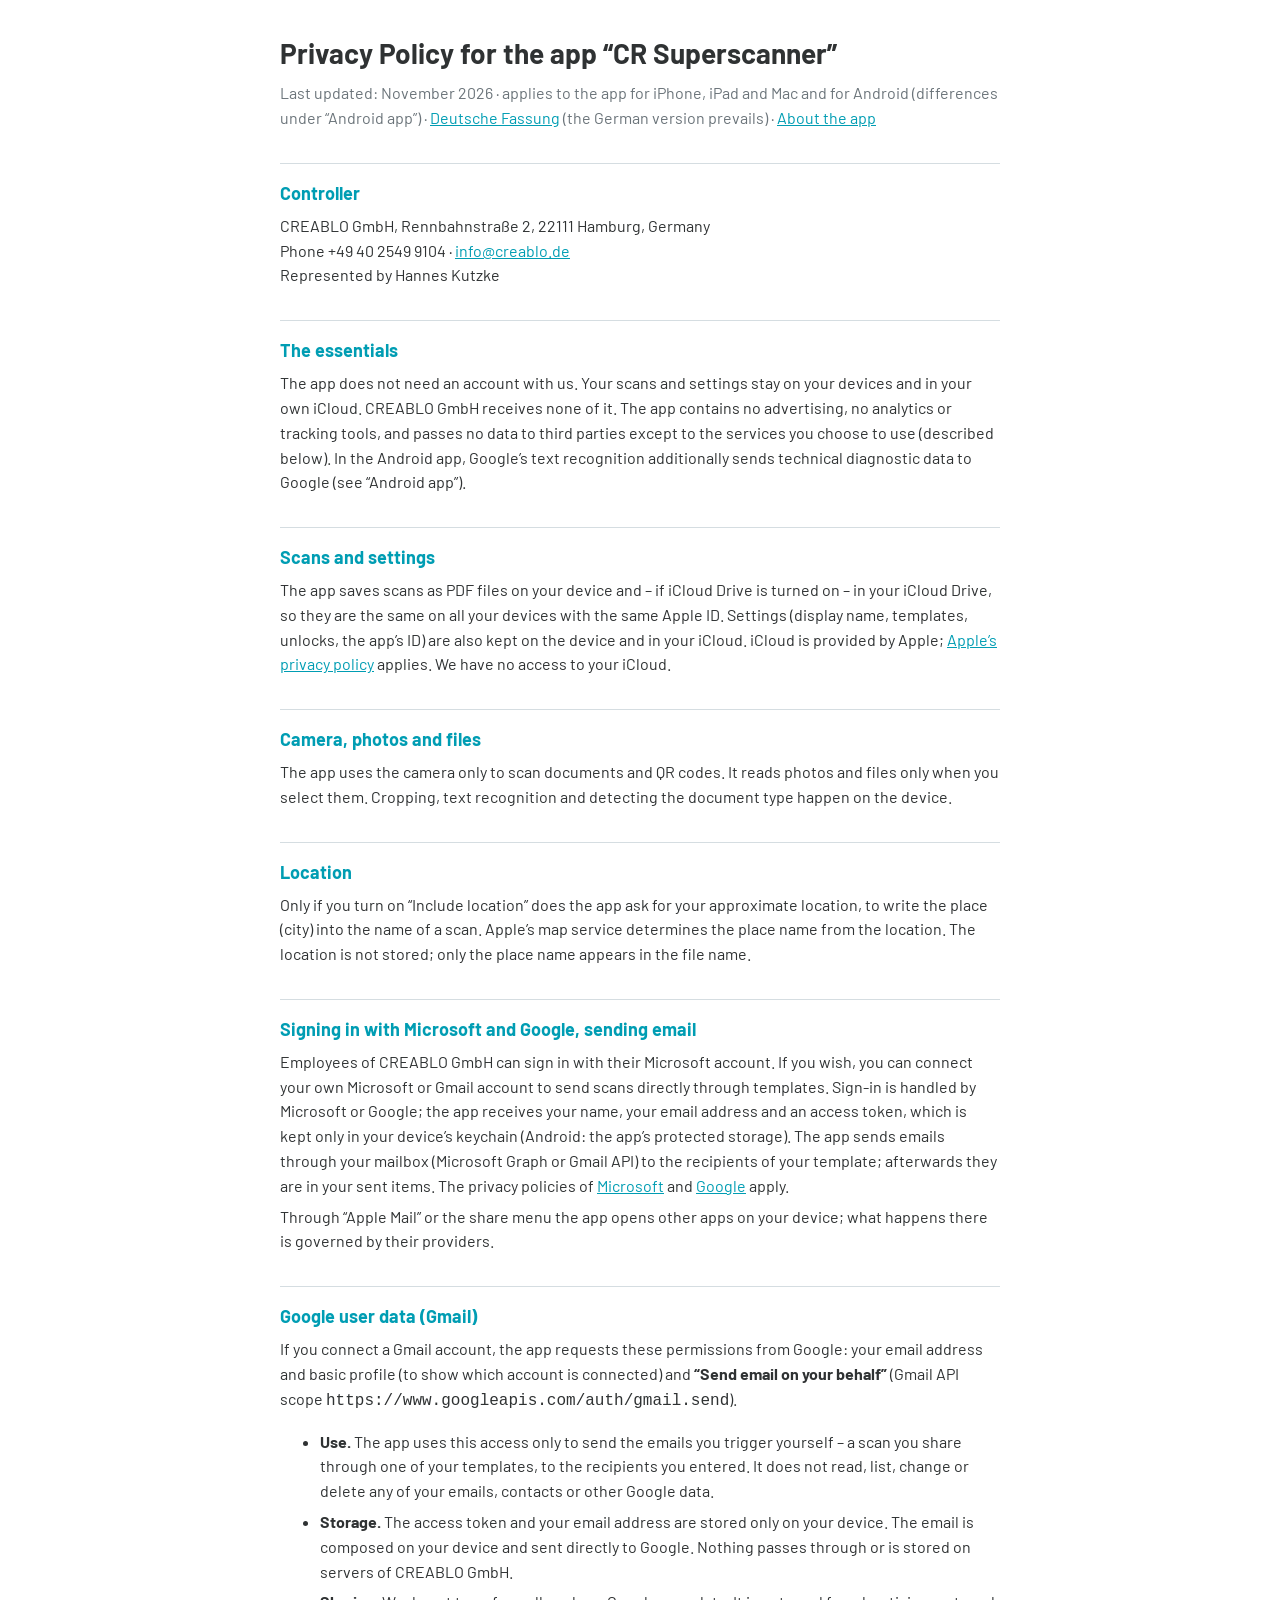
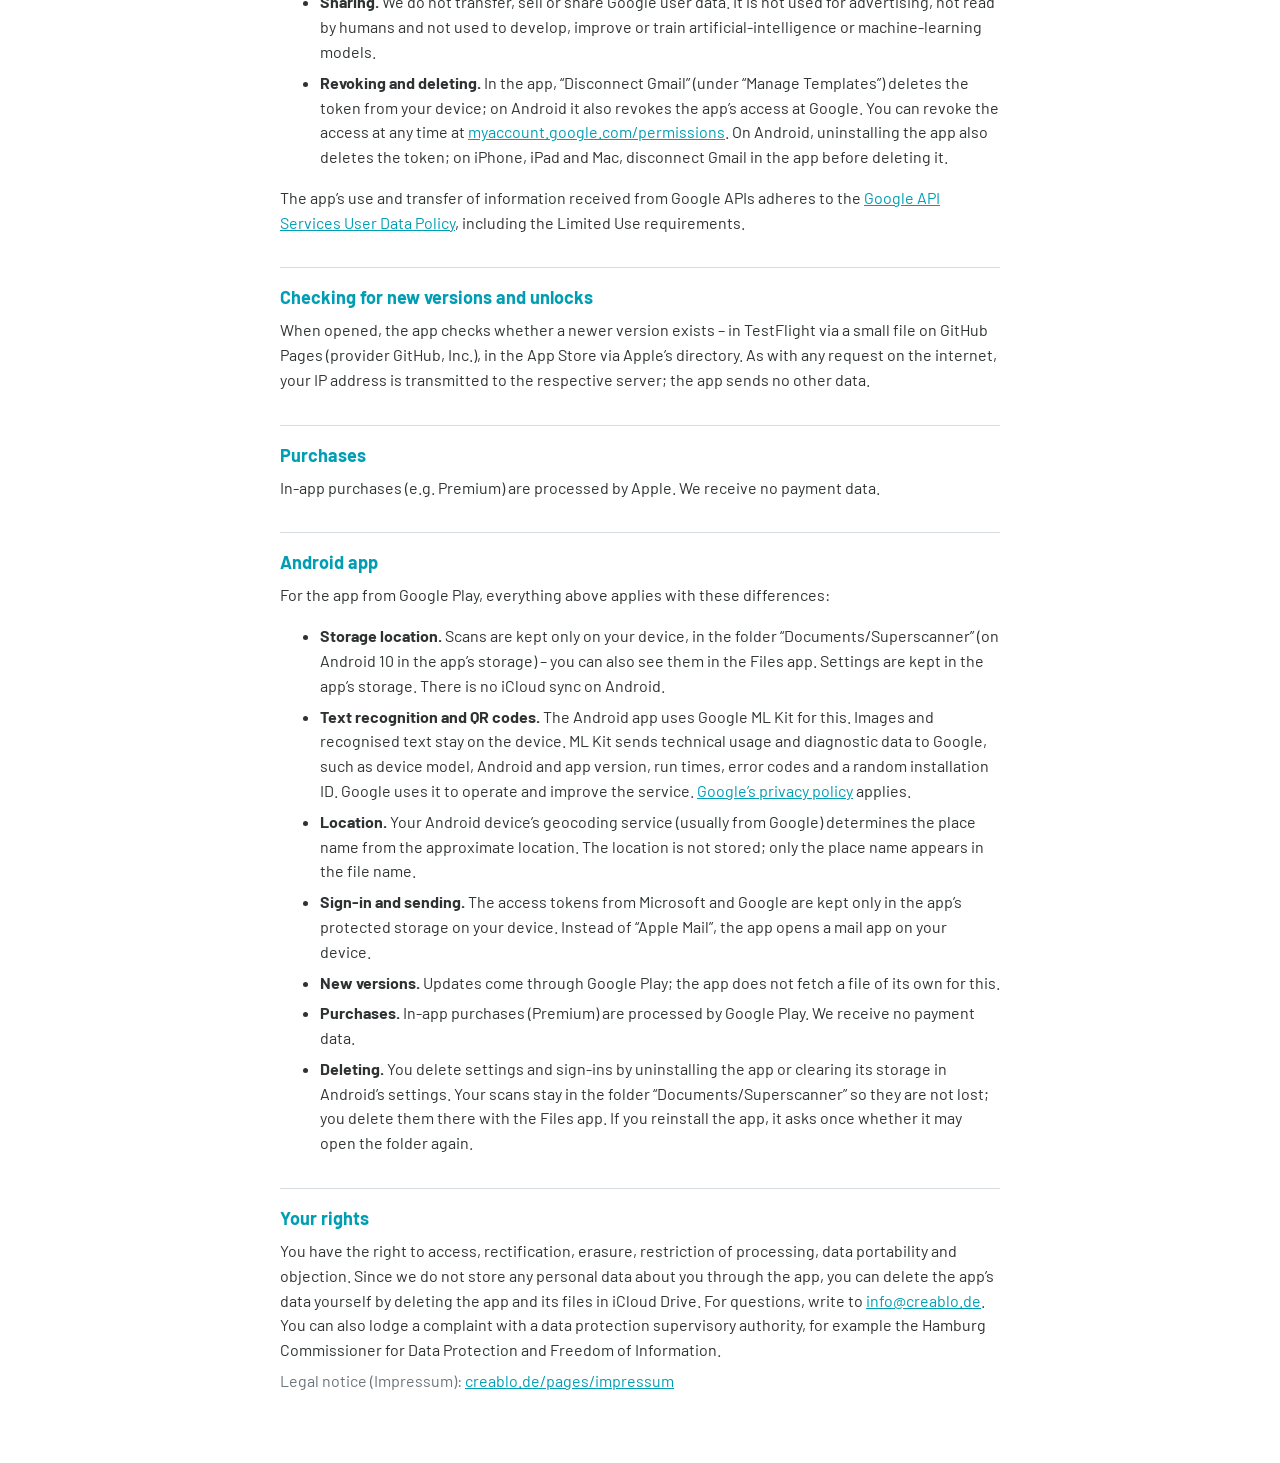
<file: superscanner/privacy.html>
<!doctype html>
<html lang="en">
<head>
<meta charset="utf-8">
<meta name="viewport" content="width=device-width, initial-scale=1">
<title>CR Superscanner – Privacy Policy</title>
<link rel="icon" href="superscanner-icon.png">
<link rel="preconnect" href="https://fonts.googleapis.com">
<link rel="preconnect" href="https://fonts.gstatic.com" crossorigin>
<link href="https://fonts.googleapis.com/css2?family=Barlow:wght@400;600;700&display=swap" rel="stylesheet">
<style>
  /* CREABLO design: Blau #009DB3, Schwarz #2F3233, Blau hell #E6F5F7, Grau #6B747A, Linien #D5DDE1 */
  :root { --blue: #009DB3; --ink: #2F3233; --muted: #6B747A; --line: #D5DDE1; --bg: #FFFFFF; --link: #009DB3; }
  @media (prefers-color-scheme: dark) { :root { --ink: #FFFFFF; --muted: #D5DDE1; --line: #6B747A; --bg: #2F3233; --link: #E6F5F7; } }
  body { margin: 0; background: var(--bg); color: var(--ink); font: 16px/1.55 Barlow, "Helvetica Neue", Arial, sans-serif; }
  main { max-width: 720px; margin: 0 auto; padding: 32px 16px 64px; }
  h1 { font-weight: 700; font-size: 28px; margin: 0 0 4px; }
  h2 { font-weight: 700; font-size: 18px; color: var(--blue); margin: 32px 0 6px; padding-top: 16px; border-top: 1px solid var(--line); }
  p, li { margin: 6px 0; }
  .muted { color: var(--muted); }
  a { color: var(--link); }
</style>
</head>
<body>
<main>
<h1>Privacy Policy for the app “CR Superscanner”</h1>
<p class="muted">Last updated: November 2026 · applies to the app for iPhone, iPad and Mac and for Android (differences under “Android app”) · <a href="datenschutz.html">Deutsche Fassung</a> (the German version prevails) · <a href="./">About the app</a></p>

<h2>Controller</h2>
<p>CREABLO GmbH, Rennbahnstraße 2, 22111 Hamburg, Germany<br>
Phone +49 40 2549 9104 · <a href="mailto:info@creablo.de">info@creablo.de</a><br>
Represented by Hannes Kutzke</p>

<h2>The essentials</h2>
<p>The app does not need an account with us. Your scans and settings stay on your devices and in your own iCloud. CREABLO GmbH receives none of it. The app contains no advertising, no analytics or tracking tools, and passes no data to third parties except to the services you choose to use (described below). In the Android app, Google’s text recognition additionally sends technical diagnostic data to Google (see “Android app”).</p>

<h2>Scans and settings</h2>
<p>The app saves scans as PDF files on your device and – if iCloud Drive is turned on – in your iCloud Drive, so they are the same on all your devices with the same Apple ID. Settings (display name, templates, unlocks, the app’s ID) are also kept on the device and in your iCloud. iCloud is provided by Apple; <a href="https://www.apple.com/legal/privacy/">Apple’s privacy policy</a> applies. We have no access to your iCloud.</p>

<h2>Camera, photos and files</h2>
<p>The app uses the camera only to scan documents and QR codes. It reads photos and files only when you select them. Cropping, text recognition and detecting the document type happen on the device.</p>

<h2>Location</h2>
<p>Only if you turn on “Include location” does the app ask for your approximate location, to write the place (city) into the name of a scan. Apple’s map service determines the place name from the location. The location is not stored; only the place name appears in the file name.</p>

<h2>Signing in with Microsoft and Google, sending email</h2>
<p>Employees of CREABLO GmbH can sign in with their Microsoft account. If you wish, you can connect your own Microsoft or Gmail account to send scans directly through templates. Sign-in is handled by Microsoft or Google; the app receives your name, your email address and an access token, which is kept only in your device’s keychain (Android: the app’s protected storage). The app sends emails through your mailbox (Microsoft Graph or Gmail API) to the recipients of your template; afterwards they are in your sent items. The privacy policies of <a href="https://privacy.microsoft.com/privacystatement">Microsoft</a> and <a href="https://policies.google.com/privacy">Google</a> apply.</p>
<p>Through “Apple Mail” or the share menu the app opens other apps on your device; what happens there is governed by their providers.</p>

<h2>Google user data (Gmail)</h2>
<p>If you connect a Gmail account, the app requests these permissions from Google: your email address and basic profile (to show which account is connected) and <strong>“Send email on your behalf”</strong> (Gmail API scope <code>https://www.googleapis.com/auth/gmail.send</code>).</p>
<ul>
<li><strong>Use.</strong> The app uses this access only to send the emails you trigger yourself – a scan you share through one of your templates, to the recipients you entered. It does not read, list, change or delete any of your emails, contacts or other Google data.</li>
<li><strong>Storage.</strong> The access token and your email address are stored only on your device. The email is composed on your device and sent directly to Google. Nothing passes through or is stored on servers of CREABLO GmbH.</li>
<li><strong>Sharing.</strong> We do not transfer, sell or share Google user data. It is not used for advertising, not read by humans and not used to develop, improve or train artificial-intelligence or machine-learning models.</li>
<li><strong>Revoking and deleting.</strong> In the app, “Disconnect Gmail” (under “Manage Templates”) deletes the token from your device; on Android it also revokes the app’s access at Google. You can revoke the access at any time at <a href="https://myaccount.google.com/permissions">myaccount.google.com/permissions</a>. On Android, uninstalling the app also deletes the token; on iPhone, iPad and Mac, disconnect Gmail in the app before deleting it.</li>
</ul>
<p>The app’s use and transfer of information received from Google APIs adheres to the <a href="https://developers.google.com/terms/api-services-user-data-policy">Google API Services User Data Policy</a>, including the Limited Use requirements.</p>

<h2>Checking for new versions and unlocks</h2>
<p>When opened, the app checks whether a newer version exists – in TestFlight via a small file on GitHub Pages (provider GitHub, Inc.), in the App Store via Apple’s directory. As with any request on the internet, your IP address is transmitted to the respective server; the app sends no other data.</p>

<h2>Purchases</h2>
<p>In-app purchases (e.g. Premium) are processed by Apple. We receive no payment data.</p>

<h2>Android app</h2>
<p>For the app from Google Play, everything above applies with these differences:</p>
<ul>
<li><strong>Storage location.</strong> Scans are kept only on your device, in the folder “Documents/Superscanner” (on Android 10 in the app’s storage) – you can also see them in the Files app. Settings are kept in the app’s storage. There is no iCloud sync on Android.</li>
<li><strong>Text recognition and QR codes.</strong> The Android app uses Google ML Kit for this. Images and recognised text stay on the device. ML Kit sends technical usage and diagnostic data to Google, such as device model, Android and app version, run times, error codes and a random installation ID. Google uses it to operate and improve the service. <a href="https://policies.google.com/privacy">Google’s privacy policy</a> applies.</li>
<li><strong>Location.</strong> Your Android device’s geocoding service (usually from Google) determines the place name from the approximate location. The location is not stored; only the place name appears in the file name.</li>
<li><strong>Sign-in and sending.</strong> The access tokens from Microsoft and Google are kept only in the app’s protected storage on your device. Instead of “Apple Mail”, the app opens a mail app on your device.</li>
<li><strong>New versions.</strong> Updates come through Google Play; the app does not fetch a file of its own for this.</li>
<li><strong>Purchases.</strong> In-app purchases (Premium) are processed by Google Play. We receive no payment data.</li>
<li><strong>Deleting.</strong> You delete settings and sign-ins by uninstalling the app or clearing its storage in Android’s settings. Your scans stay in the folder “Documents/Superscanner” so they are not lost; you delete them there with the Files app. If you reinstall the app, it asks once whether it may open the folder again.</li>
</ul>

<h2>Your rights</h2>
<p>You have the right to access, rectification, erasure, restriction of processing, data portability and objection. Since we do not store any personal data about you through the app, you can delete the app’s data yourself by deleting the app and its files in iCloud Drive. For questions, write to <a href="mailto:info@creablo.de">info@creablo.de</a>. You can also lodge a complaint with a data protection supervisory authority, for example the Hamburg Commissioner for Data Protection and Freedom of Information.</p>

<p class="muted">Legal notice (Impressum): <a href="https://www.creablo.de/pages/impressum">creablo.de/pages/impressum</a></p>
</main>
</body>
</html>
</file>
<file: style.css>
:root { --ground: #FBF7F0; --card: #FFFFFF; --ink: #1F2A2C; --muted: #6B6F6A; --accent: #13806F; --line: #E6DED2; }
@media (prefers-color-scheme: dark) {
  :root { --ground: #0E1517; --card: #182225; --ink: #EEF2F1; --muted: #A2ABA9; --accent: #3CC9B0; --line: #26343A; --on-accent: #0E1517; }
}
* { box-sizing: border-box; }
body { margin: 0; background: var(--ground); color: var(--ink);
  font: 17px/1.45 -apple-system, BlinkMacSystemFont, "SF Pro Text", "Helvetica Neue", sans-serif; }
main { max-width: 420px; margin: 0 auto; padding: 48px 16px; text-align: center; }
h1 { font: 800 34px/1.1 ui-rounded, -apple-system, sans-serif; margin: 12px 0 8px; }
p { margin: 0 0 16px; }
.muted { color: var(--muted); font-size: 15px; }
.button { display: block; background: var(--accent); color: var(--on-accent, #fff); text-decoration: none; font-weight: 600;
  padding: 14px 18px; border-radius: 14px; margin: 24px 0; }
.card { background: var(--card); border: 1px solid var(--line); border-radius: 16px; padding: 16px; margin-top: 28px; text-align: left; }
code { display: block; font: 14px/1.4 ui-monospace, Menlo, monospace; word-break: break-all; background: var(--ground);
  border-radius: 10px; padding: 10px 12px; margin: 10px 0; }
button { font: inherit; color: var(--accent); background: none; border: 0; padding: 0; cursor: pointer; font-weight: 600; }
</file>
